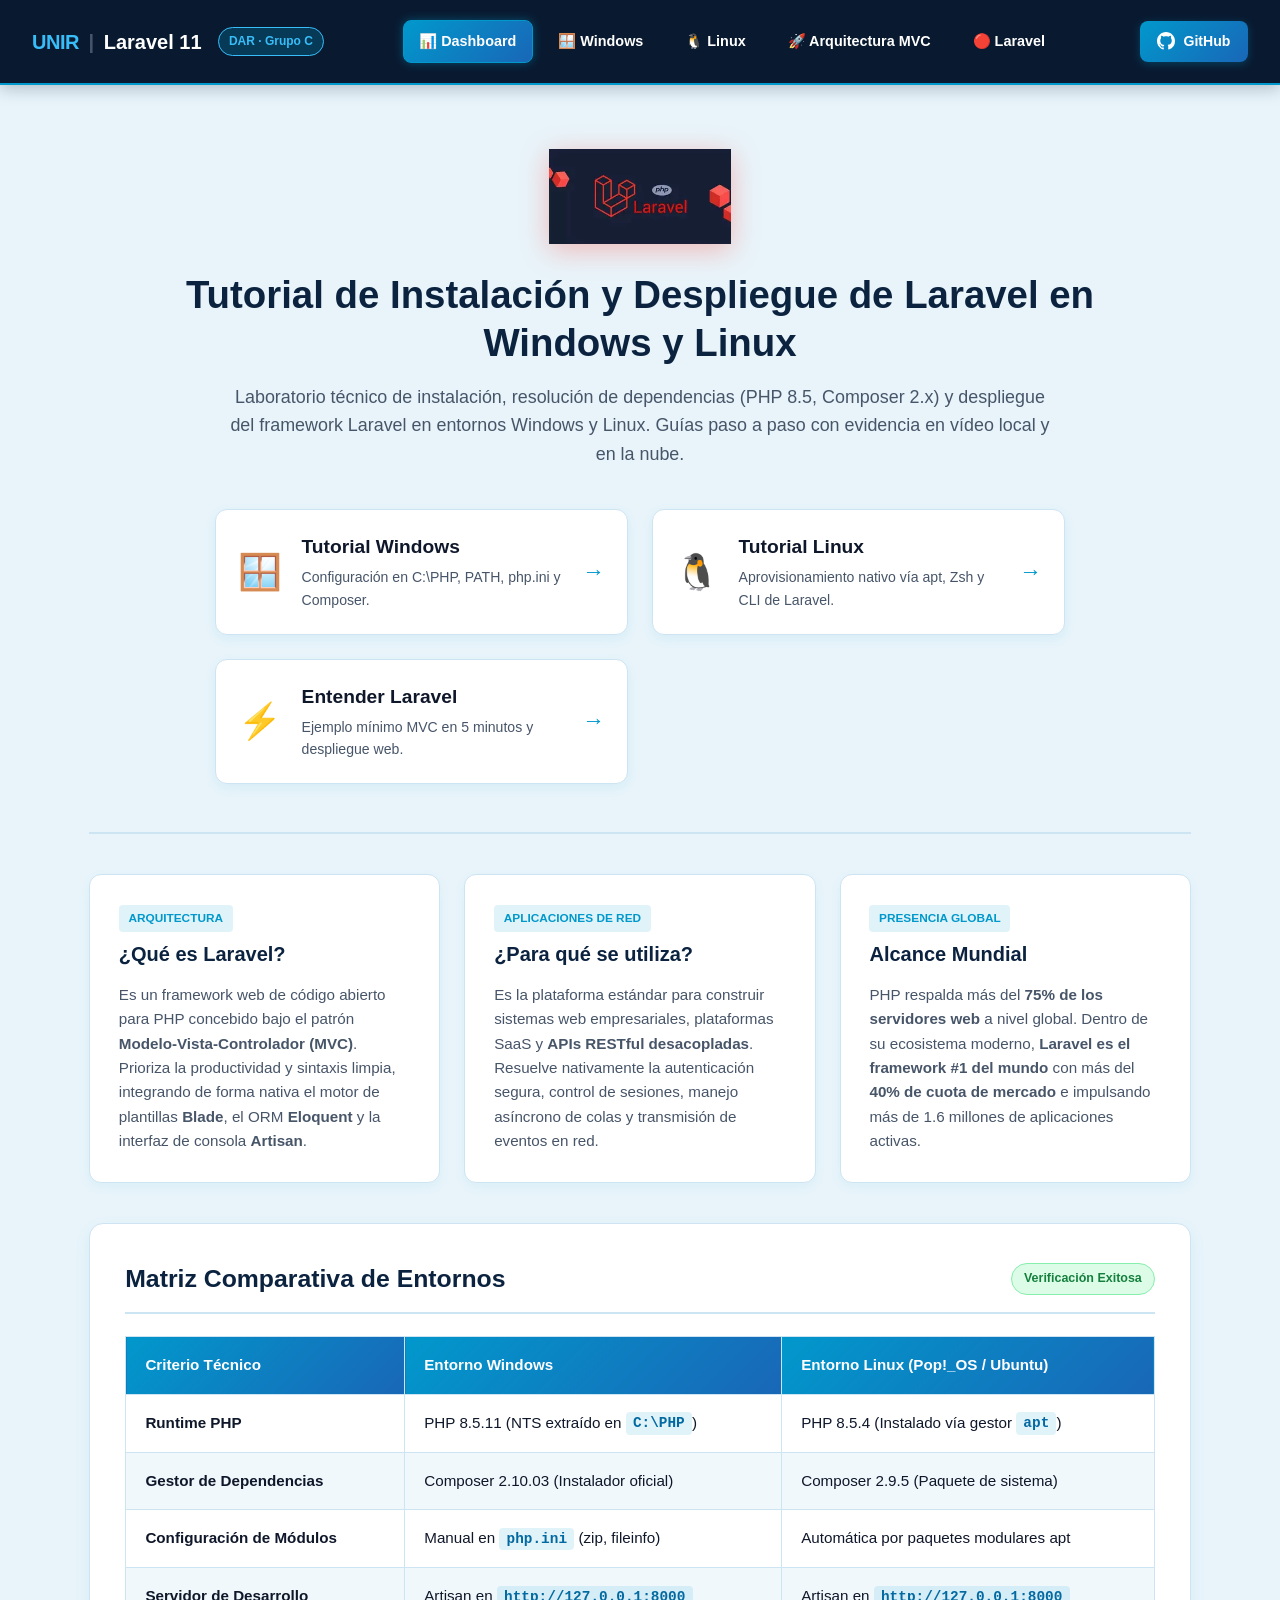
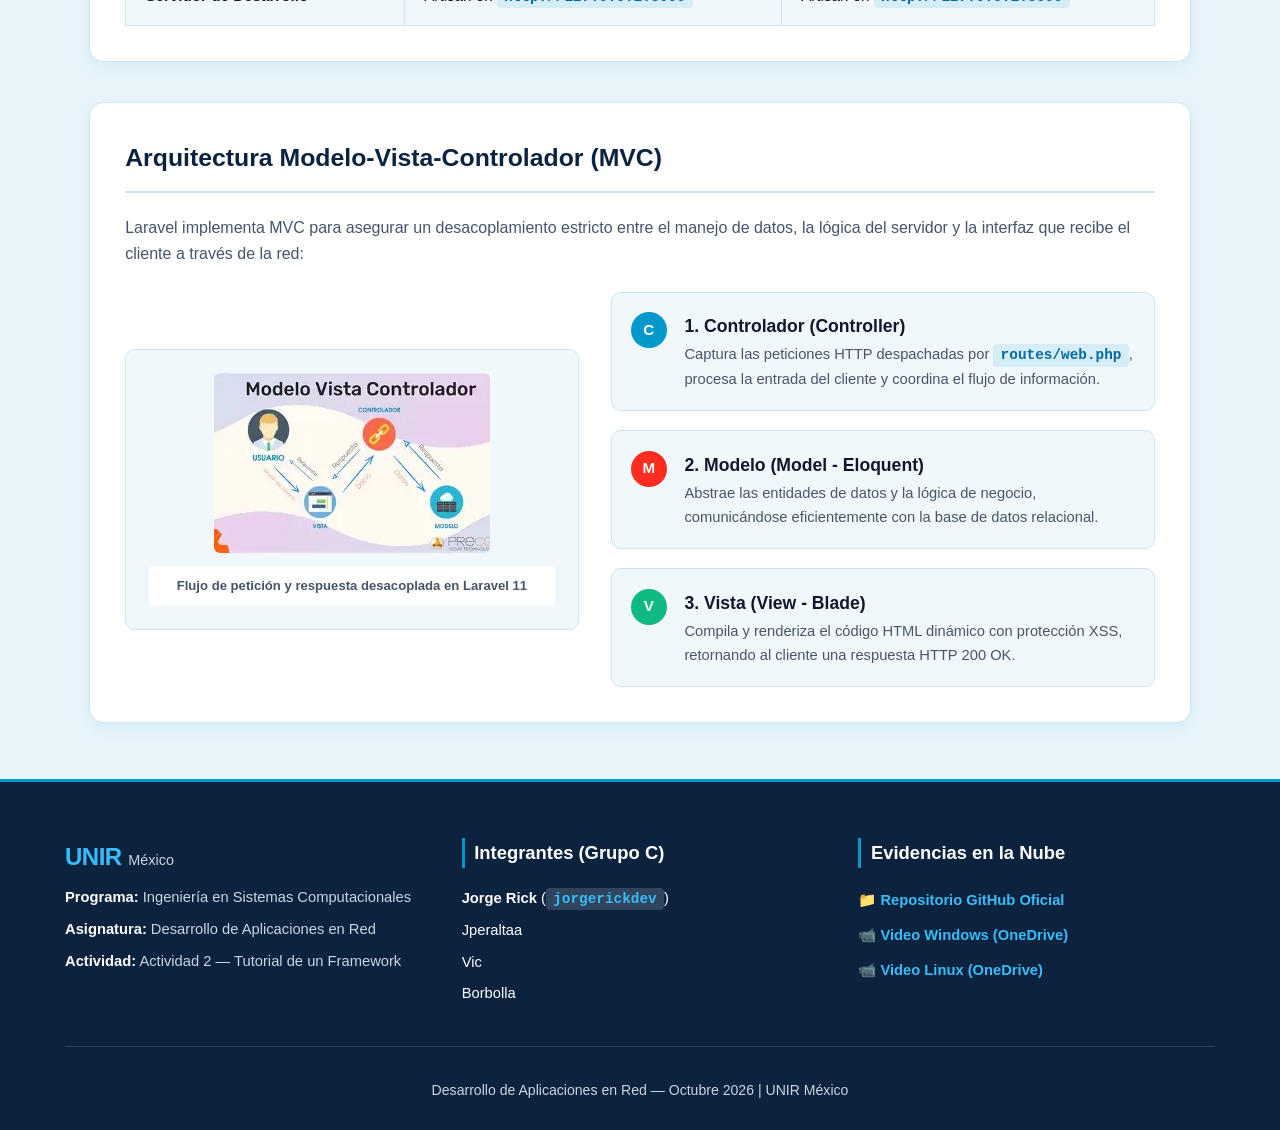
<file: index.html>
<!DOCTYPE html>
<html lang="es">
<head>
  <meta charset="UTF-8">
  <meta name="viewport" content="width=device-width, initial-scale=1.0">
  <title>Tutorial Laravel 11 | UNIR - DAR Grupo C</title>
  <link rel="stylesheet" href="assets/styles.css">
</head>
<body>

  <!-- Barra de Navegación Institucional -->
  <header class="navbar">
    <div class="brand">
      <span class="brand-unir">UNIR</span>
      <span class="brand-divider">|</span>
      <span class="brand-laravel">Laravel 11</span>
      <span class="badge-group">DAR · Grupo C</span>
    </div>
    <nav class="nav-container">
      <a href="index.html" class="nav-link active">📊 Dashboard</a>
      <a href="assets/windows/windows.html" class="nav-link">🪟 Windows</a>
      <a href="assets/linux/linux.html" class="nav-link">🐧 Linux</a>
      <a href="#mvc" class="nav-link">🚀 Arquitectura MVC</a>
      <a href="assets/laravel/laravel.html" class="nav-link">🔴 Laravel</a>
    </nav>
    <div class="nav-actions">
      <a href="https://github.com/jorgerickdev/DARact2_laravel-Deployment.git" target="_blank" class="btn-github">
        <svg height="18" width="18" viewBox="0 0 16 16" fill="currentColor">
          <path d="M8 0C3.58 0 0 3.58 0 8c0 3.54 2.29 6.53 5.47 7.59.4.07.55-.17.55-.38 0-.19-.01-.82-.01-1.49-2.01.37-2.53-.49-2.69-.94-.09-.23-.48-.94-.82-1.13-.28-.15-.68-.52-.01-.53.63-.01 1.08.58 1.23.82.72 1.21 1.87.87 2.33.66.07-.52.28-.87.51-1.07-1.78-.2-3.64-.89-3.64-3.95 0-.87.31-1.59.82-2.15-.08-.2-.36-1.02.08-2.12 0 0 .67-.21 2.2.82.64-.18 1.32-.27 2-.27.68 0 1.36.09 2 .27 1.53-1.04 2.2-.82 2.2-.82.44 1.1.16 1.92.08 2.12.51.56.82 1.27.82 2.15 0 3.07-1.87 3.75-3.65 3.95.29.25.54.73.54 1.48 0 1.07-.01 1.93-.01 2.2 0 .21.15.46.55.38A8.013 8.013 0 0016 8c0-4.42-3.58-8-8-8z"/>
        </svg>
        <span>GitHub</span>
      </a>
    </div>
  </header>

  <main class="container">

    <!-- Hero / Portada Principal -->
    <section class="hero">
      <div class="hero-logo-wrapper">
        <img src="assets/imagenes/logo_laravel.png" alt="Logotipo de Laravel 11" class="hero-logo">
      </div>
      <h1>Tutorial de Instalación y Despliegue de Laravel en Windows y Linux</h1>
      <p class="hero-subtitle">
        Laboratorio técnico de instalación, resolución de dependencias (PHP 8.5, Composer 2.x) y despliegue del framework Laravel en entornos Windows y Linux. Guías paso a paso con evidencia en vídeo local y en la nube.
      </p>
      
      <!-- Accesos Directos a los Módulos -->
      <div class="hero-cta-grid hero-cta-grid-3">
        <a href="assets/windows/windows.html" class="cta-card cta-win">
          <div class="cta-icon">🪟</div>
          <div class="cta-info">
            <h3>Tutorial Windows</h3>
            <p>Configuración en C:\PHP, PATH, php.ini y Composer.</p>
          </div>
          <span class="cta-arrow">→</span>
        </a>

        <a href="assets/linux/linux.html" class="cta-card cta-linux">
          <div class="cta-icon">🐧</div>
          <div class="cta-info">
            <h3>Tutorial Linux</h3>
            <p>Aprovisionamiento nativo vía apt, Zsh y CLI de Laravel.</p>
          </div>
          <span class="cta-arrow">→</span>
        </a>

        <a href="assets/laravel/laravel.html" class="cta-card cta-laravel">
          <div class="cta-icon">⚡</div>
          <div class="cta-info">
            <h3>Entender Laravel</h3>
            <p>Ejemplo mínimo MVC en 5 minutos y despliegue web.</p>
          </div>
          <span class="cta-arrow">→</span>
        </a>
      </div>
    </section>

    <!-- Fundamentación Técnica Ejecutiva -->
    <section class="features-grid">
      <div class="feature-card">
        <div class="feature-header">
          <span class="feature-badge">Arquitectura</span>
          <h3>¿Qué es Laravel?</h3>
        </div>
        <p>
          Es un framework web de código abierto para PHP concebido bajo el patrón <strong>Modelo-Vista-Controlador (MVC)</strong>. Prioriza la productividad y sintaxis limpia, integrando de forma nativa el motor de plantillas <strong>Blade</strong>, el ORM <strong>Eloquent</strong> y la interfaz de consola <strong>Artisan</strong>.
        </p>
      </div>

      <div class="feature-card">
        <div class="feature-header">
          <span class="feature-badge">Aplicaciones de Red</span>
          <h3>¿Para qué se utiliza?</h3>
        </div>
        <p>
          Es la plataforma estándar para construir sistemas web empresariales, plataformas SaaS y <strong>APIs RESTful desacopladas</strong>. Resuelve nativamente la autenticación segura, control de sesiones, manejo asíncrono de colas y transmisión de eventos en red.
        </p>
      </div>

      <div class="feature-card">
        <div class="feature-header">
          <span class="feature-badge">Presencia Global</span>
          <h3>Alcance Mundial</h3>
        </div>
        <p>
          PHP respalda más del <strong>75% de los servidores web</strong> a nivel global. Dentro de su ecosistema moderno, <strong>Laravel es el framework #1 del mundo</strong> con más del <strong>40% de cuota de mercado</strong> e impulsando más de 1.6 millones de aplicaciones activas.
        </p>
      </div>
    </section>

    <!-- Matriz Comparativa Resumida -->
    <section class="card">
      <div class="card-header">
        <h2>Matriz Comparativa de Entornos</h2>
        <span class="tag-status">Verificación Exitosa</span>
      </div>
      <div class="table-container">
        <table>
          <thead>
            <tr>
              <th>Criterio Técnico</th>
              <th>Entorno Windows</th>
              <th>Entorno Linux (Pop!_OS / Ubuntu)</th>
            </tr>
          </thead>
          <tbody>
            <tr>
              <td><strong>Runtime PHP</strong></td>
              <td>PHP 8.5.11 (NTS extraído en <code>C:\PHP</code>)</td>
              <td>PHP 8.5.4 (Instalado vía gestor <code>apt</code>)</td>
            </tr>
            <tr>
              <td><strong>Gestor de Dependencias</strong></td>
              <td>Composer 2.10.03 (Instalador oficial)</td>
              <td>Composer 2.9.5 (Paquete de sistema)</td>
            </tr>
            <tr>
              <td><strong>Configuración de Módulos</strong></td>
              <td>Manual en <code>php.ini</code> (zip, fileinfo)</td>
              <td>Automática por paquetes modulares apt</td>
            </tr>
            <tr>
              <td><strong>Servidor de Desarrollo</strong></td>
              <td>Artisan en <code>http://127.0.0.1:8000</code></td>
              <td>Artisan en <code>http://127.0.0.1:8000</code></td>
            </tr>
          </tbody>
        </table>
      </div>
    </section>

    <!-- Arquitectura MVC y Flujo de Red -->
    <section id="mvc" class="card mvc-section">
      <div class="card-header">
        <h2>Arquitectura Modelo-Vista-Controlador (MVC)</h2>
      </div>
      <p class="mvc-intro">
        Laravel implementa MVC para asegurar un desacoplamiento estricto entre el manejo de datos, la lógica del servidor y la interfaz que recibe el cliente a través de la red:
      </p>

      <div class="mvc-grid">
        <div class="mvc-image-container">
          <img src="assets/imagenes/modelo.png" alt="Esquema Modelo Vista Controlador" class="mvc-image">
          <span class="img-caption">Flujo de petición y respuesta desacoplada en Laravel 11</span>
        </div>

        <div class="mvc-steps">
          <div class="mvc-step-item">
            <span class="mvc-step-bullet bullet-ctrl">C</span>
            <div>
              <h4>1. Controlador (Controller)</h4>
              <p>Captura las peticiones HTTP despachadas por <code>routes/web.php</code>, procesa la entrada del cliente y coordina el flujo de información.</p>
            </div>
          </div>

          <div class="mvc-step-item">
            <span class="mvc-step-bullet bullet-mod">M</span>
            <div>
              <h4>2. Modelo (Model - Eloquent)</h4>
              <p>Abstrae las entidades de datos y la lógica de negocio, comunicándose eficientemente con la base de datos relacional.</p>
            </div>
          </div>

          <div class="mvc-step-item">
            <span class="mvc-step-bullet bullet-view">V</span>
            <div>
              <h4>3. Vista (View - Blade)</h4>
              <p>Compila y renderiza el código HTML dinámico con protección XSS, retornando al cliente una respuesta HTTP 200 OK.</p>
            </div>
          </div>
        </div>
      </div>
    </section>

  </main>

  <!-- Pie de Página Institucional (3 Columnas) -->
  <footer class="footer-global">
    <div class="footer-container">
      
      <!-- Columna 1: Datos Académicos -->
      <div class="footer-col">
        <div class="footer-brand">
          <span class="brand-unir">UNIR</span>
          <span class="brand-sub">México</span>
        </div>
        <p><strong>Programa:</strong> Ingeniería en Sistemas Computacionales</p>
        <p><strong>Asignatura:</strong> Desarrollo de Aplicaciones en Red</p>
        <p><strong>Actividad:</strong> Actividad 2 — Tutorial de un Framework</p>
      </div>

      <!-- Columna 2: Equipo de Trabajo -->
      <div class="footer-col">
        <h4>Integrantes (Grupo C)</h4>
        <ul class="team-list">
          <li><strong>Jorge Rick</strong> (<code>jorgerickdev</code>)</li>
          <li>Jperaltaa</li>
          <li>Vic</li>
          <li>Borbolla</li>
        </ul>
      </div>

      <!-- Columna 3: Enlaces y Evidencias -->
      <div class="footer-col">
        <h4>Evidencias en la Nube</h4>
        <ul class="links-list">
          <li>
            <a href="https://github.com/jorgerickdev/DARact2_laravel-Deployment.git" target="_blank">
              📁 Repositorio GitHub Oficial
            </a>
          </li>
          <li>
            <a href="https://1drv.ms/v/c/1629febfca0615c7/IQD_9xCnSpC1QKDGbCEuM_AGAVuC8HP5V4nHtR4eR0awDV8?e=lPEuOG" target="_blank">
              📹 Video Windows (OneDrive)
            </a>
          </li>
          <li>
            <a href="https://1drv.ms/v/c/1629febfca0615c7/IQBocGk3lsr3TrAUPbBGqmQiAcSrPMvQA1ScSOWaI3eCQW4?e=WlhK1Z" target="_blank">
              📹 Video Linux (OneDrive)
            </a>
          </li>
        </ul>
      </div>

    </div>

    <div class="footer-bottom">
      <p>Desarrollo de Aplicaciones en Red — Octubre 2026 | UNIR México</p>
    </div>
  </footer>

  <script src="assets/code.js"></script>
</body>
</html>
</file>
<file: assets/styles.css>
/* ==========================================================================
   Variables de Tema - Identidad UNIR (Alto Contraste & Fondo Claro)
   ========================================================================== */
:root {
  /* Identidad Institucional UNIR */
  --unir-blue: #0198cc;
  --unir-navy: #1967b7;
  --unir-dark-navy: #0c2340;
  --unir-gradient: linear-gradient(135deg, #0198cc 0%, #1967b7 100%);
  --unir-nav-bg: #091a30;

  /* Colores de Acento */
  --laravel-red: #ff2d20;
  --win-blue: #0078d4;
  --linux-orange: #e95420;

  /* Fondos (Body Claro & Tarjetas Blancas) */
  --bg-body: #e8f4fa;           /* Azul claro suave del logo UNIR */
  --card-bg: #ffffff;           /* Tarjetas en blanco limpio */
  --card-inner: #f1f8fc;        /* Cajas internas en azul muy tenue */
  --border-color: #cde4f2;      /* Bordes suaves */
  --border-focus: #0198cc;

  /* Tipografía de Alto Contraste */
  --text-dark: #0f172a;         /* Texto principal oscuro para fondo claro */
  --text-muted-dark: #475569;   /* Texto secundario legible */
  --text-light: #ffffff;        /* Texto blanco puro para Header y Footer */
  --text-light-muted: #cbd5e1;  /* Texto blanco suave para subtítulos del Footer */

  /* Bloques de Código */
  --code-bg: #0f172a;
  --code-text: #38bdf8;
}

* {
  box-sizing: border-box;
  margin: 0;
  padding: 0;
}

body {
  font-family: -apple-system, BlinkMacSystemFont, "Segoe UI", Roboto, Helvetica, Arial, sans-serif;
  background-color: var(--bg-body);
  color: var(--text-dark);
  line-height: 1.6;
  padding-top: 85px;
}

/* ==========================================================================
   Barra de Navegación Global (Header Oscuro con Letras Claras)
   ========================================================================== */
.navbar {
  position: fixed;
  top: 0;
  left: 0;
  width: 100%;
  height: 85px;
  background-color: var(--unir-nav-bg);
  border-bottom: 2px solid var(--unir-blue);
  display: flex;
  align-items: center;
  justify-content: space-between;
  padding: 0 2rem;
  z-index: 1000;
  box-shadow: 0 4px 15px rgba(12, 35, 64, 0.25);
}

.brand {
  display: flex;
  align-items: center;
  gap: 0.6rem;
  font-size: 1.25rem;
  font-weight: 800;
}

.nav-logo {
  height: 26px;
  width: auto;
}

.brand-unir {
  color: #38bdf8;
  letter-spacing: -0.5px;
}

.brand-divider {
  color: #475569;
}

.brand-laravel {
  color: #ffffff;
}

.badge-group {
  background: rgba(1, 152, 204, 0.25);
  color: #38bdf8;
  border: 1px solid #38bdf8;
  font-size: 0.75rem;
  font-weight: 700;
  padding: 0.25rem 0.65rem;
  border-radius: 9999px;
  margin-left: 0.4rem;
}

.nav-container {
  display: flex;
  gap: 0.6rem;
}

.nav-link {
  color: #ffffff;
  text-decoration: none;
  padding: 0.55rem 0.95rem;
  border-radius: 8px;
  font-size: 0.9rem;
  font-weight: 600;
  transition: all 0.2s ease;
  border: 1px solid transparent;
}

.nav-link:hover {
  color: #38bdf8;
  background-color: rgba(255, 255, 255, 0.08);
}

.nav-link.active {
  color: #ffffff;
  background: var(--unir-gradient);
  border-color: var(--unir-blue);
  box-shadow: 0 0 10px rgba(1, 152, 204, 0.4);
}

.btn-github {
  display: inline-flex;
  align-items: center;
  gap: 0.5rem;
  background: var(--unir-gradient);
  color: #ffffff;
  text-decoration: none;
  font-size: 0.88rem;
  font-weight: 700;
  padding: 0.55rem 1.1rem;
  border-radius: 8px;
  transition: all 0.2s ease;
  box-shadow: 0 2px 8px rgba(1, 152, 204, 0.3);
}

.btn-github:hover {
  filter: brightness(1.15);
  transform: translateY(-2px);
}

/* ==========================================================================
   Contenedor Principal y Portada (Hero)
   ========================================================================== */
.container {
  max-width: 1150px;
  margin: 1.5rem auto 3.5rem auto;
  padding: 0 1.5rem;
}

.hero {
  text-align: center;
  padding: 2.5rem 1rem 3rem 1rem;
  border-bottom: 2px solid var(--border-color);
  margin-bottom: 2.5rem;
}

.hero-logo-wrapper {
  margin-bottom: 1.2rem;
}

.hero-logo {
  max-height: 95px;
  width: auto;
  object-fit: contain;
  filter: drop-shadow(0 6px 14px rgba(255, 45, 32, 0.3));
}

.hero h1 {
  font-size: 2.4rem;
  font-weight: 800;
  margin-bottom: 1rem;
  color: var(--unir-dark-navy);
  line-height: 1.25;
}

.hero-subtitle {
  color: var(--text-muted-dark);
  font-size: 1.12rem;
  max-width: 820px;
  margin: 0 auto 2.5rem auto;
}

/* Tarjetas CTA del Hero */
.hero-cta-grid {
  display: grid;
  grid-template-columns: 1fr 1fr;
  gap: 1.5rem;
  max-width: 850px;
  margin: 0 auto;
}

.cta-card {
  display: flex;
  align-items: center;
  gap: 1.2rem;
  background-color: var(--card-bg);
  border: 1px solid var(--border-color);
  border-radius: 12px;
  padding: 1.4rem;
  text-decoration: none;
  text-align: left;
  transition: all 0.25s ease;
  box-shadow: 0 4px 12px rgba(1, 152, 204, 0.08);
}

.cta-win:hover {
  border-color: var(--win-blue);
  box-shadow: 0 8px 24px rgba(0, 120, 212, 0.2);
  transform: translateY(-3px);
}

.cta-linux:hover {
  border-color: var(--linux-orange);
  box-shadow: 0 8px 24px rgba(233, 84, 32, 0.2);
  transform: translateY(-3px);
}

.cta-icon {
  font-size: 2.2rem;
  flex-shrink: 0;
}

.cta-info h3 {
  font-size: 1.2rem;
  color: var(--text-dark);
  margin-bottom: 0.2rem;
}

.cta-info p {
  font-size: 0.88rem;
  color: var(--text-muted-dark);
}

.cta-arrow {
  margin-left: auto;
  font-size: 1.4rem;
  color: var(--unir-blue);
  font-weight: bold;
  transition: transform 0.2s ease;
}

.cta-card:hover .cta-arrow {
  transform: translateX(4px);
}

/* ==========================================================================
   Sección Ejecutiva (3 Tarjetas)
   ========================================================================== */
.features-grid {
  display: grid;
  grid-template-columns: repeat(auto-fit, minmax(280px, 1fr));
  gap: 1.5rem;
  margin-bottom: 2.5rem;
}

.feature-card {
  background-color: var(--card-bg);
  border: 1px solid var(--border-color);
  border-radius: 12px;
  padding: 1.8rem;
  display: flex;
  flex-direction: column;
  box-shadow: 0 4px 12px rgba(1, 152, 204, 0.06);
}

.feature-header {
  margin-bottom: 0.8rem;
}

.feature-badge {
  display: inline-block;
  background: rgba(1, 152, 204, 0.12);
  color: var(--unir-blue);
  font-size: 0.74rem;
  font-weight: 800;
  padding: 0.25rem 0.6rem;
  border-radius: 4px;
  text-transform: uppercase;
  margin-bottom: 0.4rem;
}

.feature-card h3 {
  font-size: 1.25rem;
  color: var(--unir-dark-navy);
}

.feature-card p {
  font-size: 0.95rem;
  color: var(--text-muted-dark);
  line-height: 1.6;
}

/* ==========================================================================
   Tarjetas de Contenido y Tablas
   ========================================================================== */
.card {
  background-color: var(--card-bg);
  border: 1px solid var(--border-color);
  border-radius: 14px;
  padding: 2.2rem;
  margin-bottom: 2.5rem;
  box-shadow: 0 6px 16px rgba(1, 152, 204, 0.08);
}

.card-header {
  display: flex;
  align-items: center;
  justify-content: space-between;
  border-bottom: 2px solid var(--border-color);
  padding-bottom: 0.8rem;
  margin-bottom: 1.4rem;
}

.card h2 {
  font-size: 1.55rem;
  color: var(--unir-dark-navy);
}

.tag-status {
  background: #dcfce7;
  color: #15803d;
  border: 1px solid #86efac;
  font-size: 0.78rem;
  font-weight: 800;
  padding: 0.3rem 0.75rem;
  border-radius: 9999px;
}

.table-container {
  overflow-x: auto;
}

table {
  width: 100%;
  border-collapse: collapse;
  font-size: 0.95rem;
}

th, td {
  padding: 1rem 1.2rem;
  border: 1px solid var(--border-color);
  text-align: left;
}

th {
  background: var(--unir-gradient);
  color: #ffffff;
  font-weight: 700;
}

tr:nth-child(even) {
  background-color: var(--card-inner);
}

code {
  font-family: ui-monospace, Menlo, Monaco, Consolas, monospace;
  background-color: rgba(1, 152, 204, 0.12);
  color: #0369a1;
  padding: 0.2rem 0.45rem;
  border-radius: 4px;
  font-size: 0.9rem;
  font-weight: 600;
}

/* ==========================================================================
   Sección Modelo-Vista-Controlador (MVC)
   ========================================================================== */
.mvc-intro {
  color: var(--text-muted-dark);
  margin-bottom: 1.6rem;
  font-size: 1rem;
}

.mvc-grid {
  display: grid;
  grid-template-columns: 1fr 1.2fr;
  gap: 2rem;
  align-items: center;
}

.mvc-image-container {
  background-color: var(--card-inner);
  border: 1px solid var(--border-color);
  border-radius: 10px;
  padding: 1.4rem;
  text-align: center;
}

.mvc-image {
  max-width: 100%;
  height: auto;
  border-radius: 6px;
  display: block;
  margin: 0 auto;
}

.img-caption {
  display: block;
  font-size: 0.82rem;
  color: var(--text-muted-dark);
  margin-top: 0.8rem;
  font-weight: 500;
}

.mvc-steps {
  display: flex;
  flex-direction: column;
  gap: 1.2rem;
}

.mvc-step-item {
  display: flex;
  gap: 1.1rem;
  background-color: var(--card-inner);
  border: 1px solid var(--border-color);
  border-radius: 10px;
  padding: 1.2rem;
}

.mvc-step-bullet {
  width: 36px;
  height: 36px;
  border-radius: 50%;
  display: flex;
  align-items: center;
  justify-content: center;
  font-weight: 800;
  font-size: 0.95rem;
  flex-shrink: 0;
  color: #ffffff;
}

.bullet-ctrl { background-color: var(--unir-blue); }
.bullet-mod  { background-color: var(--laravel-red); }
.bullet-view { background-color: #10b981; }

.mvc-step-item h4 {
  font-size: 1.1rem;
  color: var(--text-dark);
  margin-bottom: 0.2rem;
}

.mvc-step-item p {
  font-size: 0.92rem;
  color: var(--text-muted-dark);
}

/* ==========================================================================
   Pie de Página Institucional (Footer en 3 Columnas - Letras 100% Claras)
   ========================================================================== */
.footer-global {
  background-color: var(--unir-dark-navy);
  border-top: 3px solid var(--unir-blue);
  padding: 3.5rem 1.5rem 2rem 1.5rem;
  color: var(--text-light);
}

.footer-container {
  max-width: 1150px;
  margin: 0 auto;
  display: grid;
  grid-template-columns: repeat(auto-fit, minmax(260px, 1fr));
  gap: 2.5rem;
  padding-bottom: 2rem;
  border-bottom: 1px solid rgba(255, 255, 255, 0.15);
}

.footer-col h4 {
  color: #ffffff;
  font-size: 1.15rem;
  font-weight: 700;
  margin-bottom: 1.2rem;
  border-left: 3px solid var(--unir-blue);
  padding-left: 0.6rem;
}

.footer-brand {
  font-size: 1.5rem;
  font-weight: 800;
  margin-bottom: 0.6rem;
}

.footer-brand .brand-unir {
  color: #38bdf8;
}

.footer-brand .brand-sub {
  font-size: 0.9rem;
  color: var(--text-light-muted);
  font-weight: 400;
}

.footer-col p {
  margin-bottom: 0.5rem;
  font-size: 0.92rem;
  color: var(--text-light-muted);
}

.footer-col strong {
  color: #ffffff;
}

.team-list, .links-list {
  list-style: none;
}

.team-list li {
  margin-bottom: 0.5rem;
  font-size: 0.92rem;
  color: #ffffff;
}

.team-list code {
  background-color: rgba(255, 255, 255, 0.15);
  color: #38bdf8;
}

.links-list li {
  margin-bottom: 0.6rem;
}

.links-list a {
  color: #38bdf8;
  text-decoration: none;
  font-size: 0.92rem;
  font-weight: 600;
  transition: all 0.2s ease;
}

.links-list a:hover {
  color: #ffffff;
  text-decoration: underline;
}

.footer-bottom {
  text-align: center;
  padding-top: 2rem;
  font-size: 0.88rem;
  color: var(--text-light-muted);
}

/* ==========================================================================
   Adaptabilidad Móvil
   ========================================================================== */
@media (max-width: 900px) {
  .navbar {
    flex-direction: column;
    height: auto;
    padding: 1rem;
    gap: 0.8rem;
  }
  body { padding-top: 155px; }
  .nav-container { flex-wrap: wrap; justify-content: center; }
  .hero-cta-grid { grid-template-columns: 1fr; }
  .mvc-grid { grid-template-columns: 1fr; }
}


/* ==========================================================================
   Grillas de Imágenes y Miniaturas Nítidas (Global)
   ========================================================================== */
.img-grid {
  display: grid;
  grid-template-columns: repeat(auto-fit, minmax(280px, 1fr));
  gap: 1.4rem;
  margin-top: 1.4rem;
}

.img-grid-4 {
  grid-template-columns: repeat(auto-fit, minmax(220px, 1fr));
}

.img-wrapper {
  background-color: #0b1120;
  border: 1px solid var(--border-color);
  border-radius: 8px;
  overflow: hidden;
  display: flex;
  flex-direction: column;
  transition: all 0.25s ease;
  position: relative;
  cursor: zoom-in;
}

.img-wrapper:hover {
  border-color: var(--unir-blue);
  box-shadow: 0 6px 20px rgba(1, 152, 204, 0.28);
  transform: translateY(-2px);
}

.img-wrapper img {
  width: 100%;
  height: 220px;
  object-fit: contain; /* ¡Sin recortes ni distorsión! */
  padding: 0.35rem;
  background-color: #050811;
  border-bottom: 1px solid var(--border-color);
  cursor: zoom-in;
  transition: transform 0.2s ease, filter 0.2s ease;
}

.img-wrapper:hover img {
  transform: scale(1.02);
  filter: brightness(1.08);
}

.img-caption {
  font-size: 0.82rem;
  color: var(--text-muted-dark);
  padding: 0.7rem 0.85rem;
  text-align: center;
  font-weight: 600;
  line-height: 1.4;
  background-color: #ffffff;
}

.img-wrapper::after {
  content: "🔍 Clic para ampliar";
  position: absolute;
  top: 8px;
  right: 8px;
  background: rgba(12, 35, 64, 0.85);
  color: #38bdf8;
  border: 1px solid rgba(1, 152, 204, 0.4);
  font-size: 0.72rem;
  font-weight: 700;
  padding: 0.2rem 0.55rem;
  border-radius: 9999px;
  pointer-events: none;
  opacity: 0.85;
  transition: all 0.2s ease;
}

.img-wrapper:hover::after {
  opacity: 1;
  background: var(--unir-blue);
  color: #ffffff;
}

/* ==========================================================================
   Visor Interactivo Lightbox (Modal Pantalla Completa Global)
   ========================================================================== */
.lightbox-overlay {
  display: none;
  position: fixed;
  top: 0;
  left: 0;
  width: 100vw;
  height: 100vh;
  background-color: rgba(6, 11, 22, 0.92);
  backdrop-filter: blur(8px);
  -webkit-backdrop-filter: blur(8px);
  z-index: 99999;
  justify-content: center;
  align-items: center;
  flex-direction: column;
  padding: 1.5rem;
  box-sizing: border-box;
  animation: lightboxFadeIn 0.2s ease-out;
}

.lightbox-overlay.active {
  display: flex;
}

.lightbox-wrapper {
  position: relative;
  max-width: 95vw;
  max-height: 86vh;
  display: flex;
  flex-direction: column;
  align-items: center;
  animation: lightboxScaleUp 0.25s cubic-bezier(0.16, 1, 0.3, 1);
}

.lightbox-img {
  max-width: 92vw;
  max-height: 78vh;
  object-fit: contain;
  border-radius: 8px;
  border: 2px solid var(--unir-blue);
  box-shadow: 0 12px 40px rgba(0, 0, 0, 0.85), 0 0 25px rgba(1, 152, 204, 0.4);
  background-color: #030712;
}

.lightbox-caption {
  color: #ffffff;
  font-size: 0.95rem;
  font-weight: 600;
  margin-top: 1rem;
  text-align: center;
  max-width: 850px;
  background: rgba(12, 35, 64, 0.85);
  border: 1px solid rgba(1, 152, 204, 0.3);
  padding: 0.5rem 1.4rem;
  border-radius: 9999px;
  box-shadow: 0 4px 12px rgba(0, 0, 0, 0.4);
}

.lightbox-close-btn {
  position: absolute;
  top: -45px;
  right: -10px;
  background: rgba(255, 255, 255, 0.15);
  border: 1px solid rgba(255, 255, 255, 0.4);
  color: #ffffff;
  font-size: 1.6rem;
  width: 38px;
  height: 38px;
  border-radius: 50%;
  cursor: pointer;
  display: flex;
  align-items: center;
  justify-content: center;
  transition: all 0.2s ease;
  line-height: 1;
}

.lightbox-close-btn:hover {
  background-color: var(--laravel-red);
  border-color: var(--laravel-red);
  transform: scale(1.1);
}

.lightbox-hint {
  color: #94a3b8;
  font-size: 0.78rem;
  margin-top: 0.5rem;
}

@keyframes lightboxFadeIn {
  from { opacity: 0; }
  to { opacity: 1; }
}

@keyframes lightboxScaleUp {
  from { opacity: 0; transform: scale(0.92); }
  to { opacity: 1; transform: scale(1); }
}
</file>
